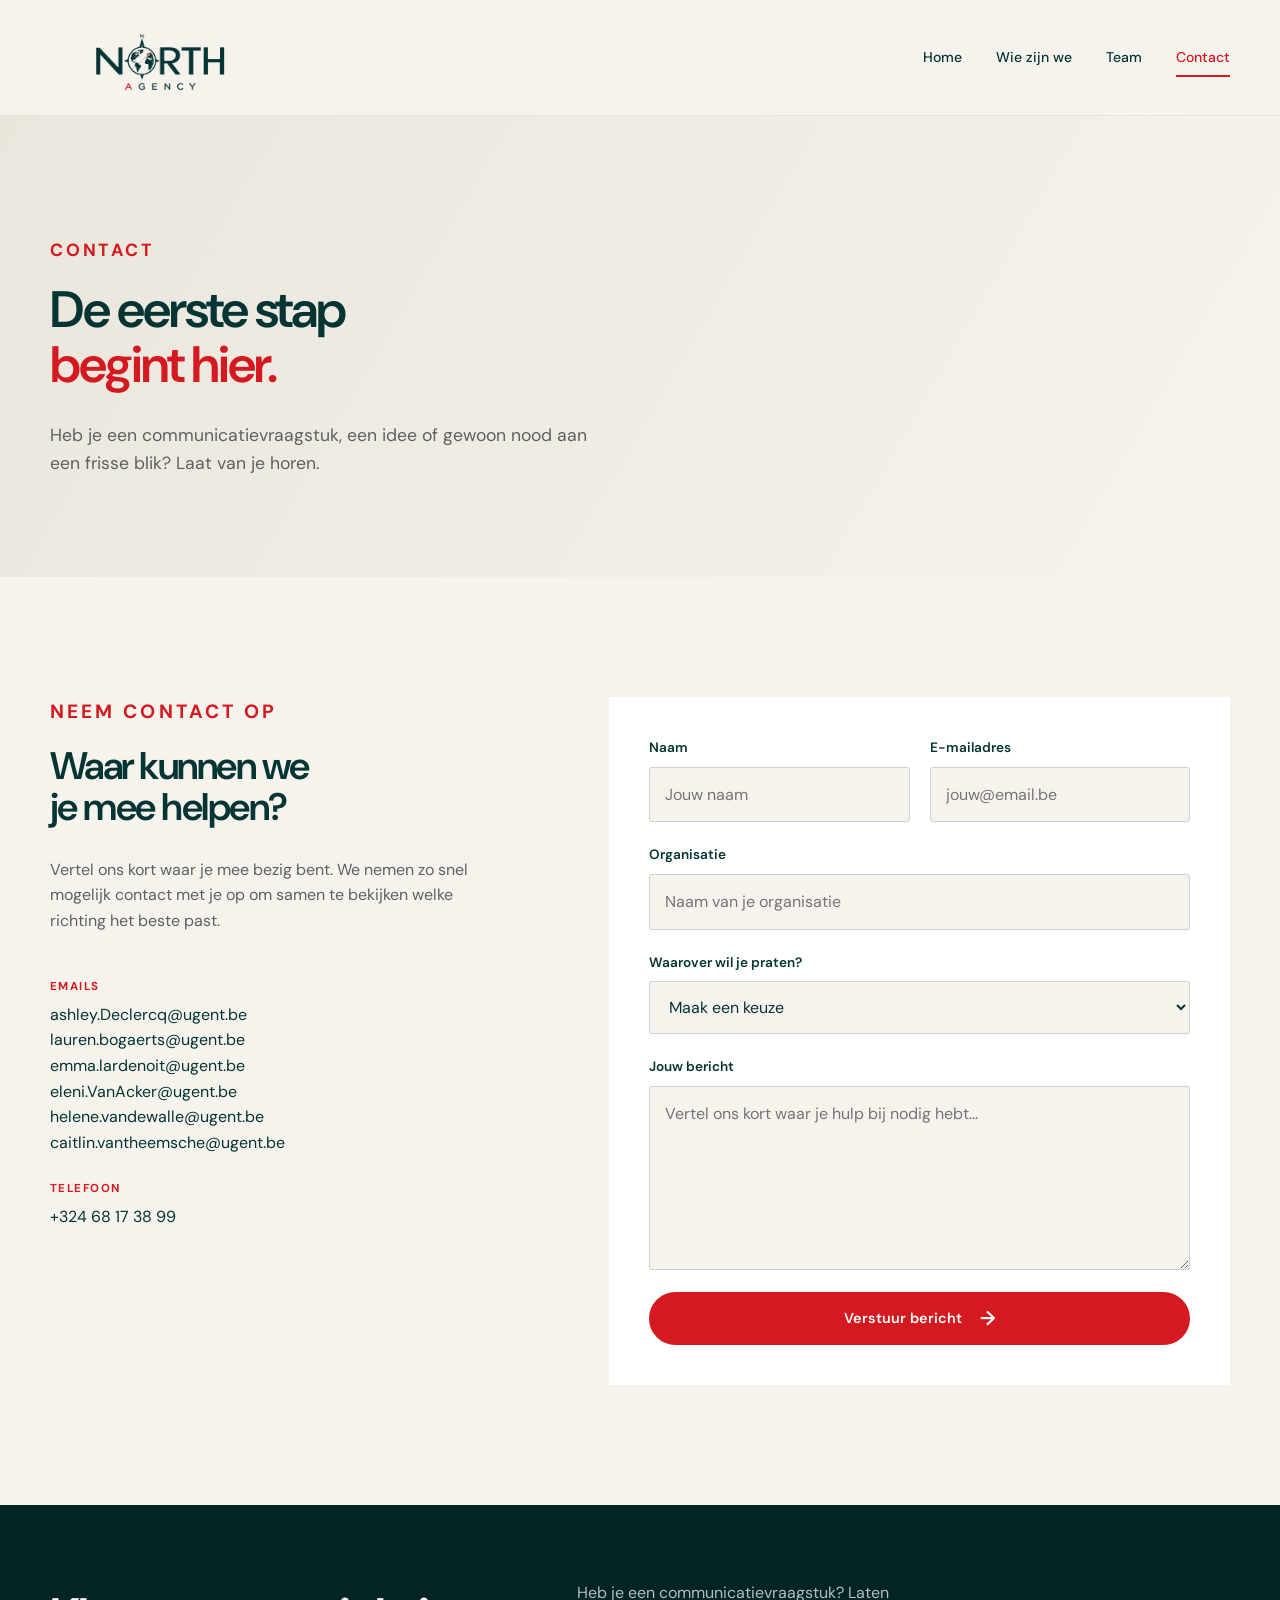
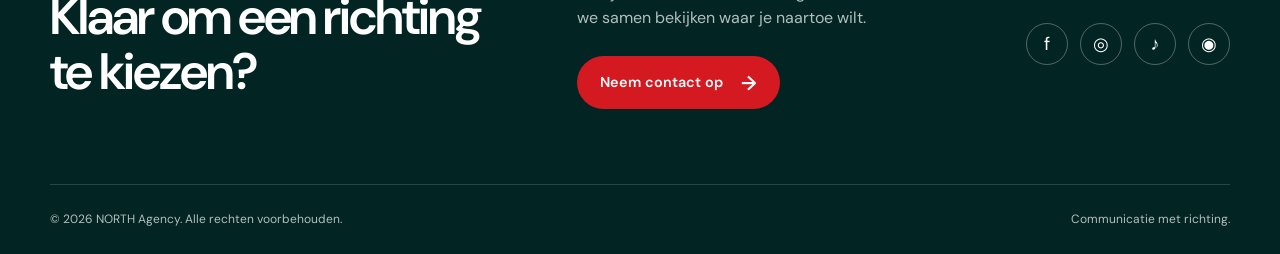
<file: contact.html>
<!DOCTYPE html>
<html lang="nl">
<head>
    <meta charset="UTF-8">
    <meta name="viewport" content="width=device-width, initial-scale=1.0">

    <title>Contact | NORTH Agency</title>
    <meta name="description" content="Neem contact op met NORTH Agency.">

    <link rel="stylesheet" href="style.css">

    <link rel="preconnect" href="https://fonts.googleapis.com">
    <link rel="preconnect" href="https://fonts.gstatic.com" crossorigin>

    <link href="https://fonts.googleapis.com/css2?family=DM+Sans:wght@400;500;600;700&family=Playfair+Display:wght@500;600&display=swap" rel="stylesheet">
</head>

<body>

<header class="site-header">
    <div class="container header-inner">

        <a href="index.html" class="logo-link">
            <img src="images/logo.png" alt="NORTH Agency logo">
        </a>

        <button class="menu-toggle" aria-label="Menu openen">
            <span></span>
            <span></span>
            <span></span>
        </button>

        <nav class="main-navigation">
            <a href="index.html">Home</a>
            <a href="wie-zijn-we.html">Wie zijn we</a>
            <a href="team.html">Team</a>
            <a href="contact.html" class="active">Contact</a>
        </nav>

    </div>
</header>

<main>

    <section class="page-hero">
        <div class="container">
            <p class="index_p">Contact</p>
            <h1>De eerste stap<br><span>begint hier.</span></h1>
            <p>
                Heb je een communicatievraagstuk, een idee of gewoon nood aan
                een frisse blik? Laat van je horen.
            </p>
        </div>
    </section>

    <section class="contact-section">
        <div class="container contact-grid">

            <div class="contact-details">
                <p class="eyebrow">Neem contact op</p>
                <h2>Waar kunnen we<br>je mee helpen?</h2>

                <p>
                    Vertel ons kort waar je mee bezig bent. We nemen zo snel
                    mogelijk contact met je op om samen te bekijken welke
                    richting het beste past.
                </p>

                <div class="contact-item">
                    <span>Emails</span>
                    <a href="mailto:ashley.Declercq@ugent.be">
                        ashley.Declercq@ugent.be
                    </a><br>
                    <a href="mailto: lauren.bogaerts@ugent.be">
                        lauren.bogaerts@ugent.be
                    </a><br>
                    <a href="mailto:emma.lardenoit@ugent.be">
                        emma.lardenoit@ugent.be
                    </a><br>
                    <a href="mailto:eleni.VanAcker@ugent.be">
                        eleni.VanAcker@ugent.be
                    </a><br>
                    <a href="mailto:helene.vandewalle@ugent.be">
                        helene.vandewalle@ugent.be
                    </a><br>
                    <a href="mailto:caitlin.vantheemsche@ugent.be">
                        caitlin.vantheemsche@ugent.be
                    </a>
                </div>

                <div class="contact-item">
                    <span>Telefoon</span>
                    <a href="tel:+32468173899">
                        +324 68 17 38 99
                    </a>
                </div>
            </div>

            <div class="contact-form-wrapper">

                <!--
                Voor een echt werkend formulier op GitHub Pages kun je
                bijvoorbeeld Formspree gebruiken.

                Vervang action="" door bijvoorbeeld:
                action="https://formspree.io/f/JOUW_FORM_ID"
                -->

                <form class="contact-form" action="" method="POST">

                    <div class="form-row">
                        <div class="form-group">
                            <label for="naam">Naam</label>
                            <input type="text" id="naam" name="naam" placeholder="Jouw naam" required>
                        </div>

                        <div class="form-group">
                            <label for="email">E-mailadres</label>
                            <input type="email" id="email" name="email" placeholder="jouw@email.be" required>
                        </div>
                    </div>

                    <div class="form-group">
                        <label for="bedrijf">Organisatie</label>
                        <input type="text" id="bedrijf" name="bedrijf" placeholder="Naam van je organisatie">
                    </div>

                    <div class="form-group">
                        <label for="onderwerp">Waarover wil je praten?</label>
                        <select id="onderwerp" name="onderwerp">
                            <option value="">Maak een keuze</option>
                            <option value="strategie">Communicatiestrategie</option>
                            <option value="campagne">Campagne</option>
                            <option value="content">Content</option>
                            <option value="merkcommunicatie">Merkcommunicatie</option>
                            <option value="andere">Andere vraag</option>
                        </select>
                    </div>

                    <div class="form-group">
                        <label for="bericht">Jouw bericht</label>
                        <textarea id="bericht" name="bericht" rows="6" placeholder="Vertel ons kort waar je hulp bij nodig hebt..." required></textarea>
                    </div>

                    <button type="submit" class="button">
                        Verstuur bericht
                        <span>→</span>
                    </button>

                </form>

            </div>

        </div>
    </section>

</main>

<footer class="site-footer">
    <div class="container footer-grid">

        <div>
            <h2>Klaar om een richting<br>te kiezen?</h2>
        </div>

        <div>
            <p>
                Heb je een communicatievraagstuk?
                Laten we samen bekijken waar je naartoe wilt.
            </p>

            <a href="contact.html" class="button button-light">
                Neem contact op
                <span>→</span>
            </a>
        </div>

        <div class="social-links">
            <a href="https://www.facebook.com/" target="_blank" rel="noopener noreferrer">f</a>
            <a href="https://www.instagram.com/" target="_blank" rel="noopener noreferrer">◎</a>
            <a href="https://www.tiktok.com/" target="_blank" rel="noopener noreferrer">♪</a>
            <a href="https://github.com/North-Agency/North_Agency" target="_blank" rel="noopener noreferrer">◉</a>
        </div>

    </div>

    <div class="container footer-bottom">
        <p>© 2026 NORTH Agency. Alle rechten voorbehouden.</p>
        <p>Communicatie met richting.</p>
    </div>
</footer>

<script>
    const menuToggle = document.querySelector(".menu-toggle");
    const navigation = document.querySelector(".main-navigation");

    menuToggle.addEventListener("click", () => {
        navigation.classList.toggle("is-open");
        menuToggle.classList.toggle("is-open");
    });
</script>

</body>
</html>
</file>
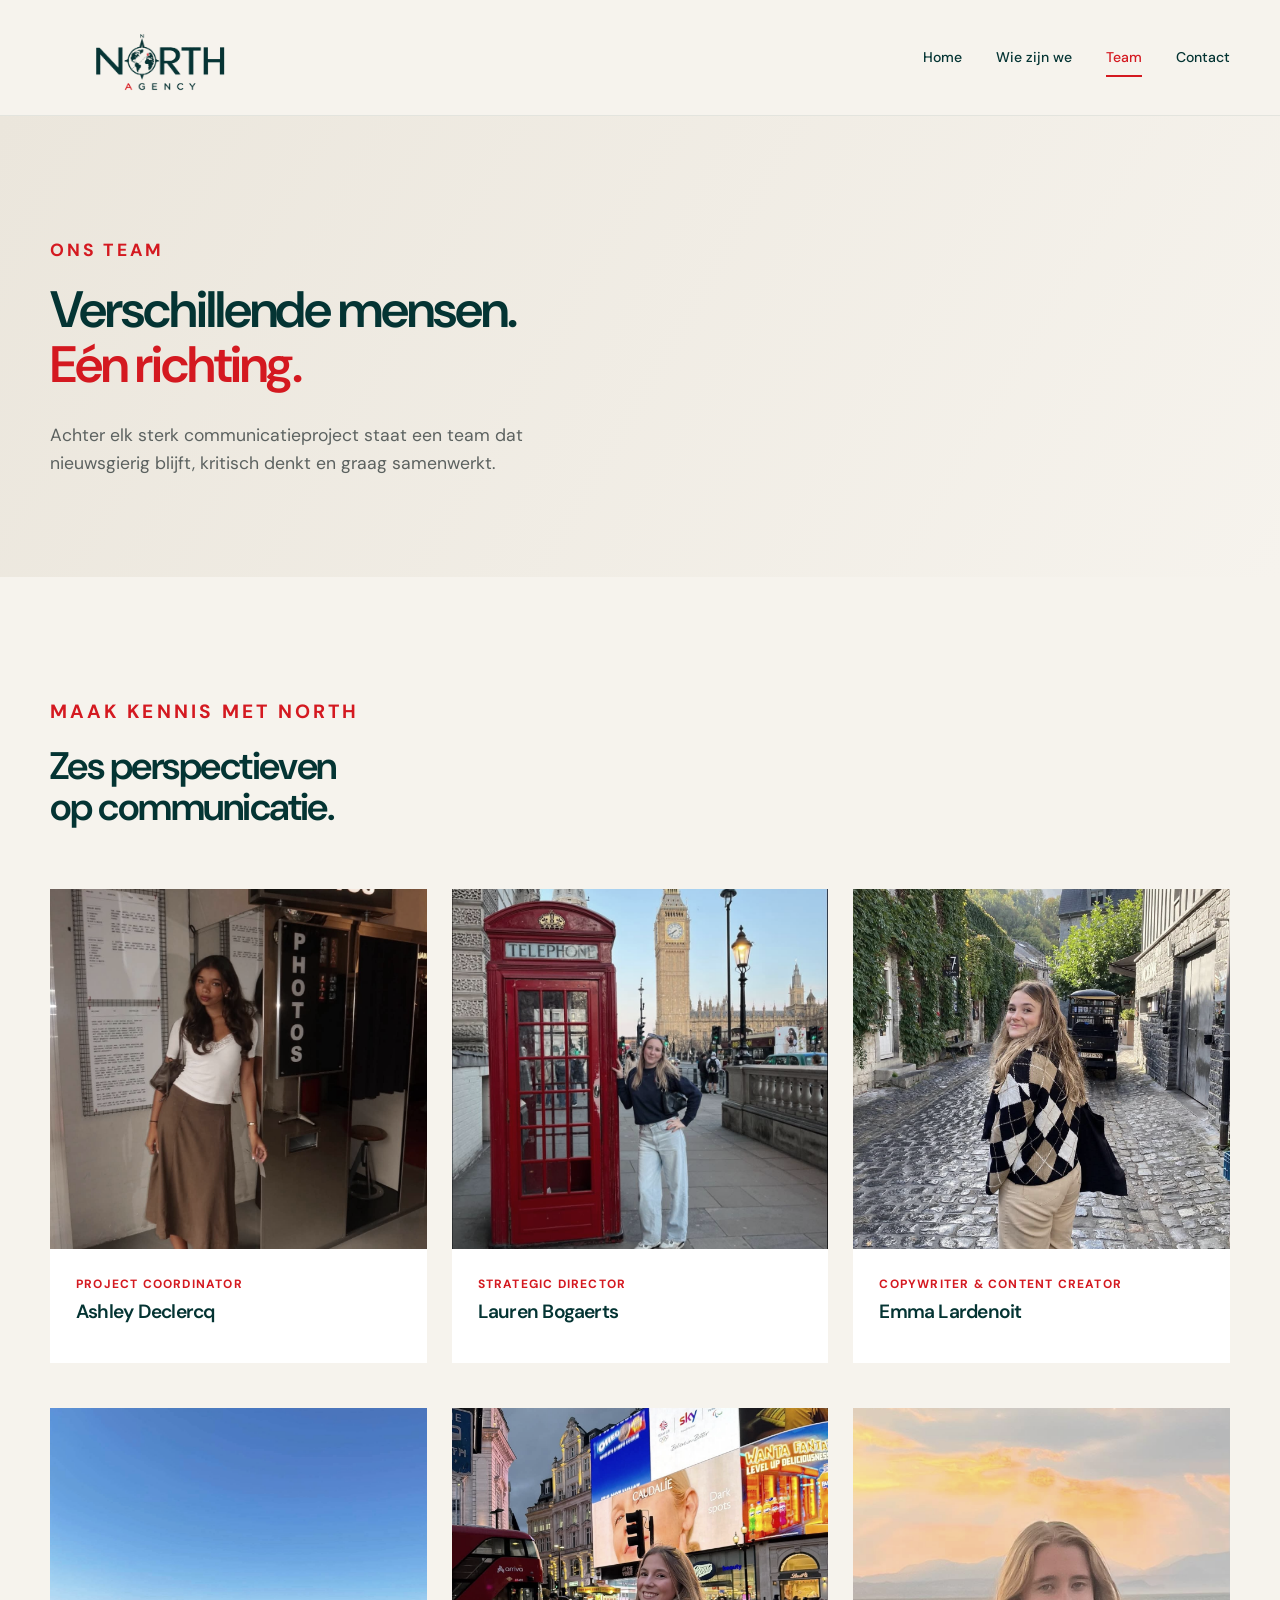
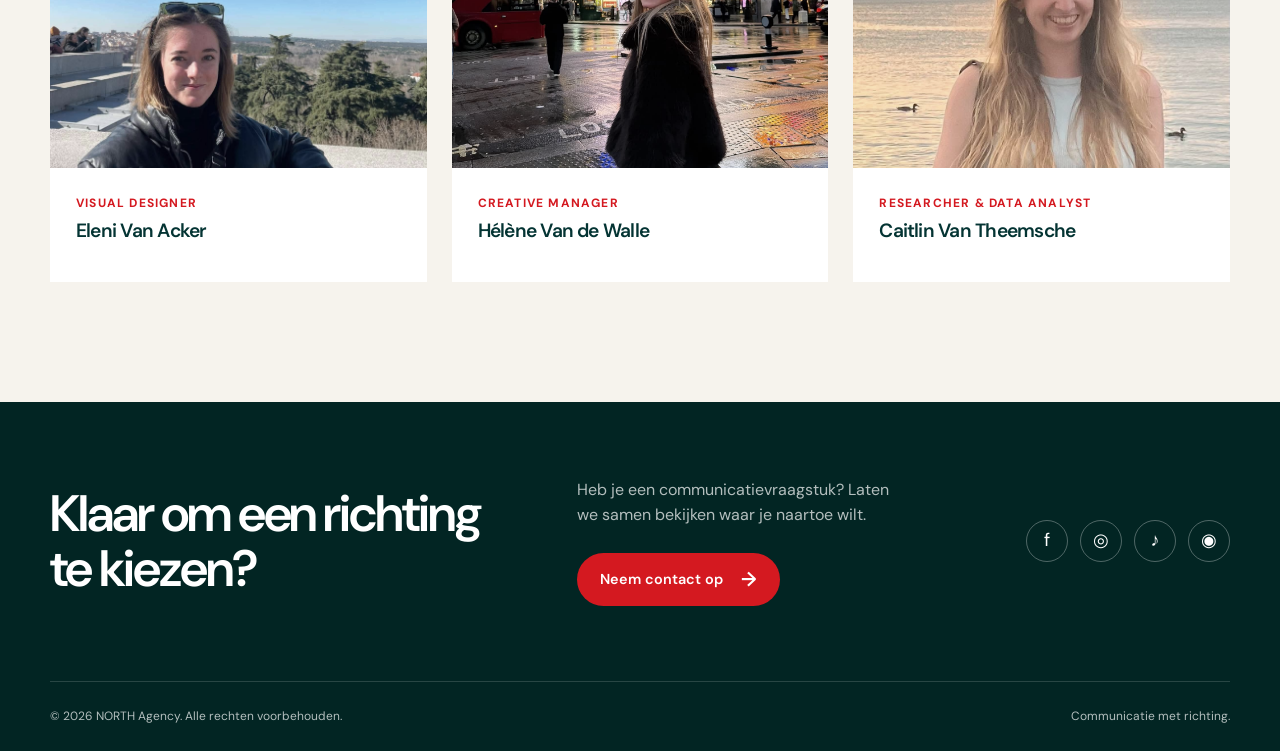
<file: team.html>
<!DOCTYPE html>
<html lang="nl">
<head>
    <meta charset="UTF-8">
    <meta name="viewport" content="width=device-width, initial-scale=1.0">

    <title>Ons team | NORTH Agency</title>
    <meta name="description" content="Maak kennis met het team van NORTH Agency.">

    <link rel="stylesheet" href="style.css">

    <link rel="preconnect" href="https://fonts.googleapis.com">
    <link rel="preconnect" href="https://fonts.gstatic.com" crossorigin>

    <link href="https://fonts.googleapis.com/css2?family=DM+Sans:wght@400;500;600;700&family=Playfair+Display:wght@500;600&display=swap" rel="stylesheet">
</head>

<body>

<header class="site-header">
    <div class="container header-inner">

        <a href="index.html" class="logo-link">
            <img src="images/logo.png" alt="NORTH Agency logo">
        </a>

        <button class="menu-toggle" aria-label="Menu openen">
            <span></span>
            <span></span>
            <span></span>
        </button>

        <nav class="main-navigation">
            <a href="index.html">Home</a>
            <a href="wie-zijn-we.html">Wie zijn we</a>
            <a href="team.html" class="active">Team</a>
            <a href="contact.html">Contact</a>
        </nav>

    </div>
</header>

<main>

    <section class="page-hero">
        <div class="container">
            <p class="index_p">Ons team</p>
            <h1>Verschillende mensen.<br><span>Eén richting.</span></h1>
            <p>
                Achter elk sterk communicatieproject staat een team dat
                nieuwsgierig blijft, kritisch denkt en graag samenwerkt.
            </p>
        </div>
    </section>

    <section class="team-section">
        <div class="container">

            <div class="team-intro">
                <p class="eyebrow">Maak kennis met NORTH</p>
                <h2>Zes perspectieven<br>op communicatie.</h2>
            </div>

            <div class="team-grid">

                <article class="team-card">
                    <img src="images/team-2.jpg" alt="Portret van Ashley Declercq">
                    <div class="team-card-content">
                        <p class="team-role">Project coordinator</p>
                        <h3>Ashley Declercq</h3>
                        <p>
                            <Lorem ipsum dolor sit amet, consectetur adipisicing elit, sed do eiusmod
                            tempor incididunt ut labore et dolore magna aliqua. Ut enim ad minim veniam,
                            quis nostrud exercitation ullamco laboris nisi ut aliquip ex ea commodo
                            consequat. Duis aute irure dolor in reprehenderit in voluptate velit esse
                            cillum dolore eu fugiat nulla pariatur. Excepteur sint occaecat cupidatat non
                            proident, sunt in culpa qui officia deserunt mollit anim id est laborum.
                        </p>
                    </div>
                </article>

                <article class="team-card">
                    <img src="images/team-1.jpg" alt="Portret van Lauren Bogaerts">
                    <div class="team-card-content">
                        <p class="team-role">Strategic director</p>
                        <h3>Lauren Bogaerts</h3>
                        <p>
                            <Lorem ipsum dolor sit amet, consectetur adipisicing elit, sed do eiusmod
                            tempor incididunt ut labore et dolore magna aliqua. Ut enim ad minim veniam,
                            quis nostrud exercitation ullamco laboris nisi ut aliquip ex ea commodo
                            consequat. Duis aute irure dolor in reprehenderit in voluptate velit esse
                            cillum dolore eu fugiat nulla pariatur. Excepteur sint occaecat cupidatat non
                            proident, sunt in culpa qui officia deserunt mollit anim id est laborum.
                        </p>
                    </div>
                </article>

                <article class="team-card">
                    <img src="images/team-3.jpg" alt="Portret van Emma Lardenoit">
                    <div class="team-card-content">
                        <p class="team-role">Copywriter & content creator</p>
                        <h3>Emma Lardenoit</h3>
                        <p>
                            <Lorem ipsum dolor sit amet, consectetur adipisicing elit, sed do eiusmod
                            tempor incididunt ut labore et dolore magna aliqua. Ut enim ad minim veniam,
                            quis nostrud exercitation ullamco laboris nisi ut aliquip ex ea commodo
                            consequat. Duis aute irure dolor in reprehenderit in voluptate velit esse
                            cillum dolore eu fugiat nulla pariatur. Excepteur sint occaecat cupidatat non
                            proident, sunt in culpa qui officia deserunt mollit anim id est laborum.
                        </p>
                    </div>
                </article>

                <article class="team-card">
                    <img src="images/team-4.jpg" alt="Portret van Eleni Van Acker">
                    <div class="team-card-content">
                        <p class="team-role">Visual designer </p>
                        <h3>Eleni Van Acker</h3>
                        <p>
                            <Lorem ipsum dolor sit amet, consectetur adipisicing elit, sed do eiusmod
                            tempor incididunt ut labore et dolore magna aliqua. Ut enim ad minim veniam,
                            quis nostrud exercitation ullamco laboris nisi ut aliquip ex ea commodo
                            consequat. Duis aute irure dolor in reprehenderit in voluptate velit esse
                            cillum dolore eu fugiat nulla pariatur. Excepteur sint occaecat cupidatat non
                            proident, sunt in culpa qui officia deserunt mollit anim id est laborum.
                        </p>
                    </div>
                </article>

                <article class="team-card">
                    <img src="images/team-5.jpg" alt="Portret van Hélène Van de Walle">
                    <div class="team-card-content">
                        <p class="team-role">Creative manager </p>
                        <h3>Hélène Van de Walle</h3>
                        <p>
                            <Lorem ipsum dolor sit amet, consectetur adipisicing elit, sed do eiusmod
                            tempor incididunt ut labore et dolore magna aliqua. Ut enim ad minim veniam,
                            quis nostrud exercitation ullamco laboris nisi ut aliquip ex ea commodo
                            consequat. Duis aute irure dolor in reprehenderit in voluptate velit esse
                            cillum dolore eu fugiat nulla pariatur. Excepteur sint occaecat cupidatat non
                            proident, sunt in culpa qui officia deserunt mollit anim id est laborum.
                        </p>
                    </div>
                </article>

                <article class="team-card">
                    <img src="images/team-6.jpg" alt="Portret van Caitlin Van Theemsche">
                    <div class="team-card-content">
                        <p class="team-role">Researcher & data analyst</p>
                        <h3>Caitlin Van Theemsche</h3>
                        <p>
                            <Lorem ipsum dolor sit amet, consectetur adipisicing elit, sed do eiusmod
                            tempor incididunt ut labore et dolore magna aliqua. Ut enim ad minim veniam,
                            quis nostrud exercitation ullamco laboris nisi ut aliquip ex ea commodo
                            consequat. Duis aute irure dolor in reprehenderit in voluptate velit esse
                            cillum dolore eu fugiat nulla pariatur. Excepteur sint occaecat cupidatat non
                            proident, sunt in culpa qui officia deserunt mollit anim id est laborum.
                        </p>
                    </div>
                </article>

            </div>

        </div>
    </section>

</main>

<footer class="site-footer">
    <div class="container footer-grid">

        <div>
            <h2>Klaar om een richting<br>te kiezen?</h2>
        </div>

        <div>
            <p>
                Heb je een communicatievraagstuk?
                Laten we samen bekijken waar je naartoe wilt.
            </p>

            <a href="contact.html" class="button button-light">
                Neem contact op
                <span>→</span>
            </a>
        </div>

        <div class="social-links">
            <a href="https://www.facebook.com/" target="_blank" rel="noopener noreferrer">f</a>
            <a href="https://www.instagram.com/" target="_blank" rel="noopener noreferrer">◎</a>
            <a href="https://www.tiktok.com/" target="_blank" rel="noopener noreferrer">♪</a>
            <a href="https://github.com/North-Agency/North_Agency" target="_blank" rel="noopener noreferrer">◉</a>
        </div>

    </div>

    <div class="container footer-bottom">
        <p>© 2026 NORTH Agency. Alle rechten voorbehouden.</p>
        <p>Communicatie met richting.</p>
    </div>
</footer>

<script>
    const menuToggle = document.querySelector(".menu-toggle");
    const navigation = document.querySelector(".main-navigation");

    menuToggle.addEventListener("click", () => {
        navigation.classList.toggle("is-open");
        menuToggle.classList.toggle("is-open");
    });
</script>

</body>
</html>
</file>
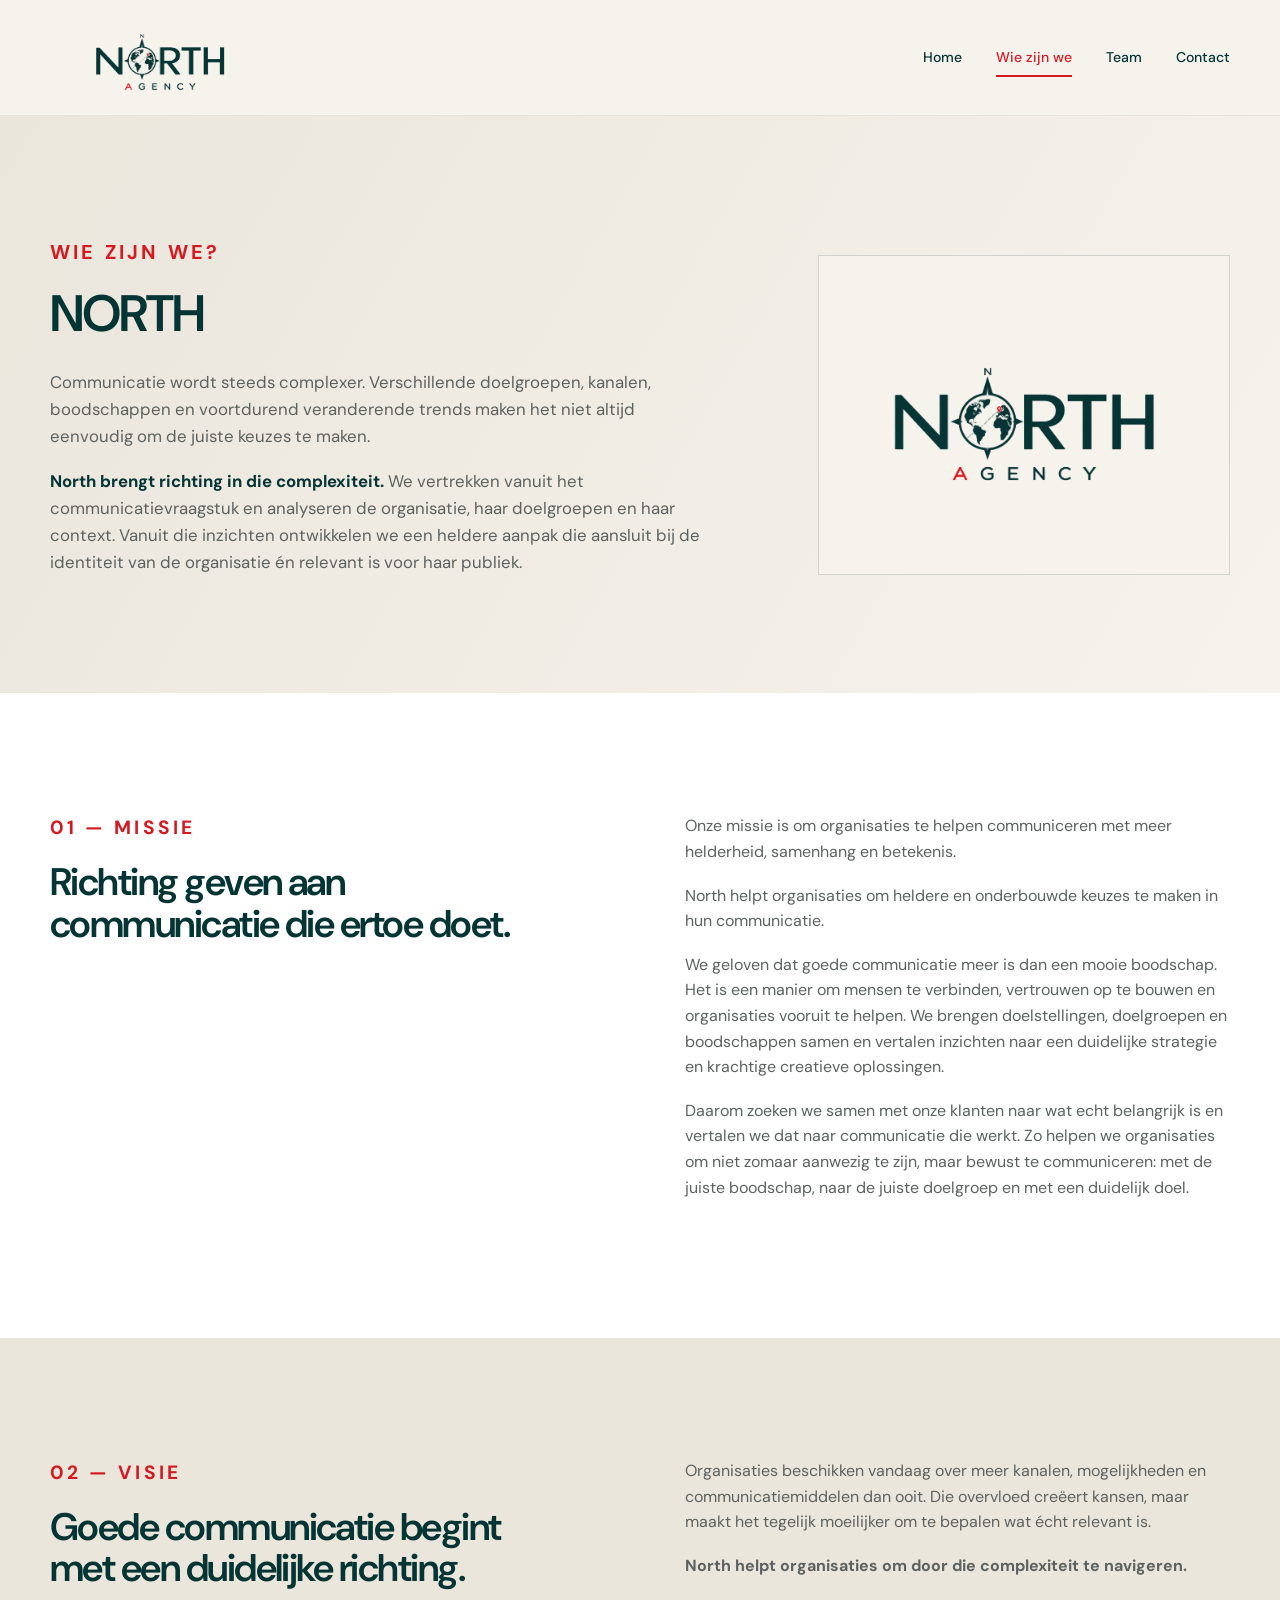
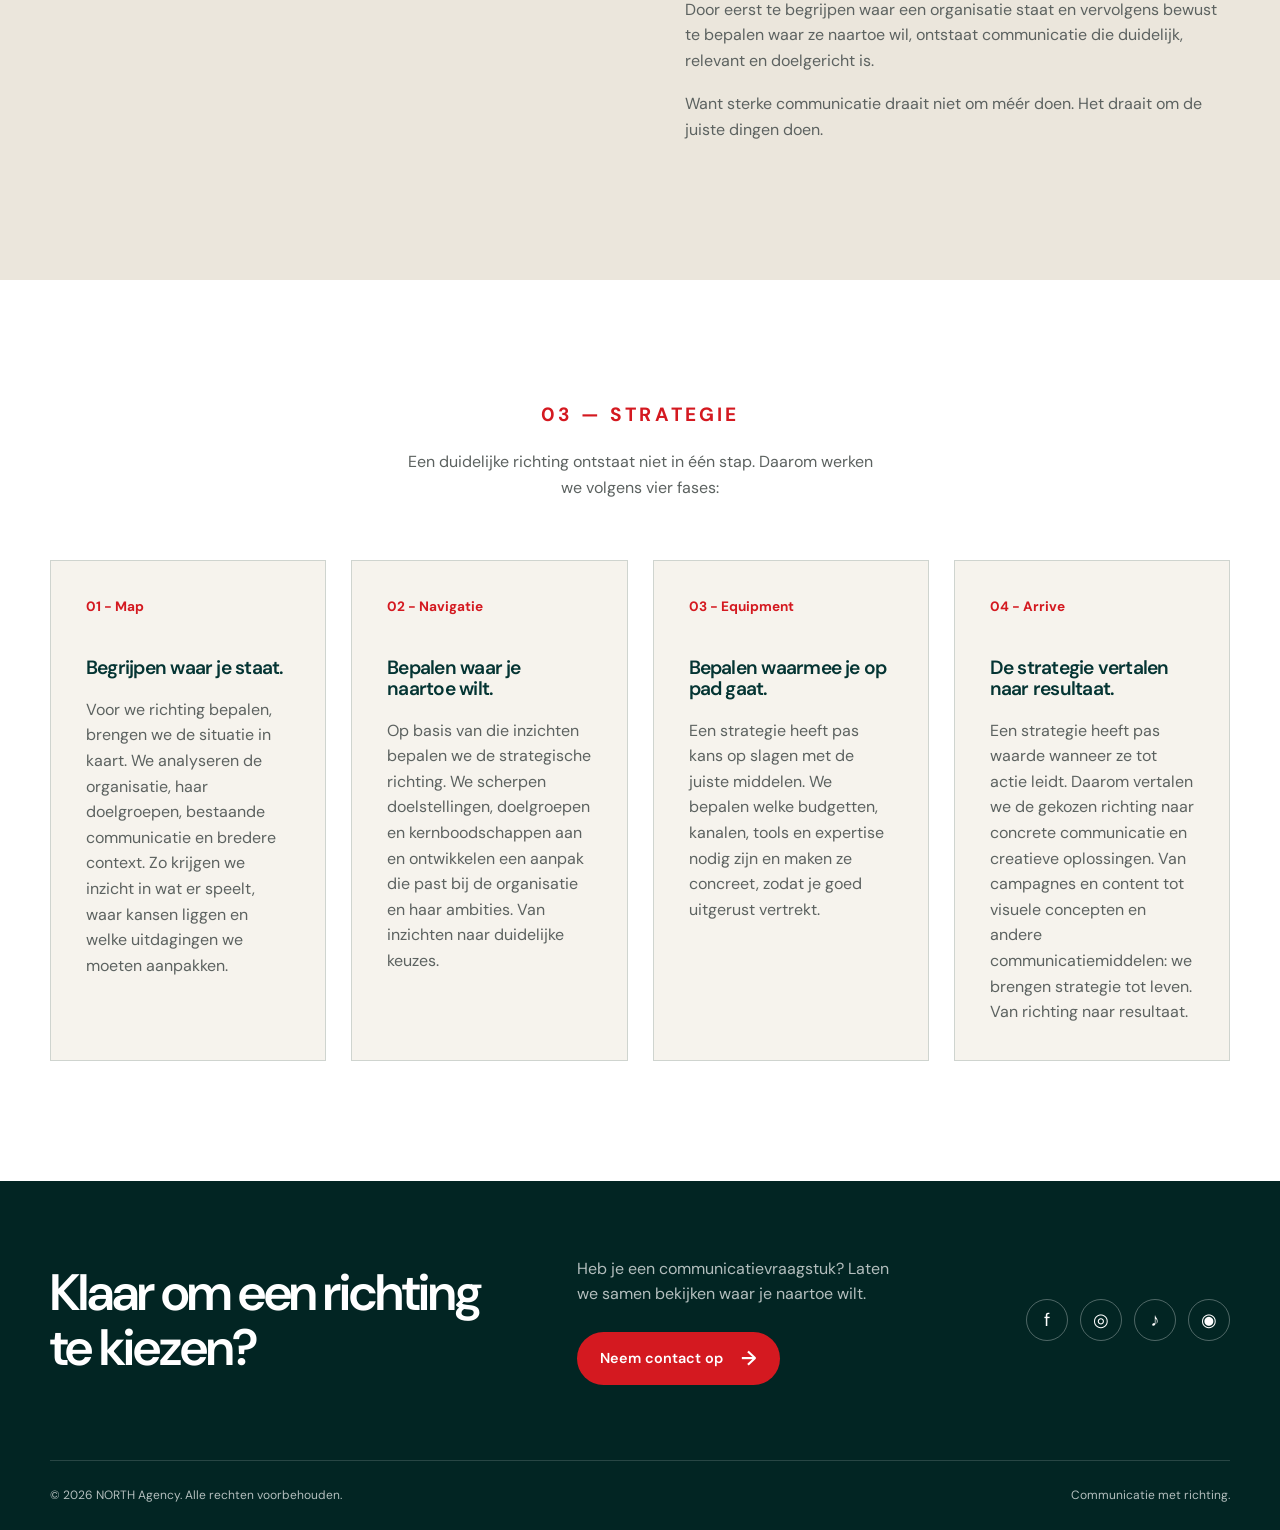
<file: wie-zijn-we.html>
<!DOCTYPE html>
<html lang="nl">
<head>
    <meta charset="UTF-8">
    <meta name="viewport" content="width=device-width, initial-scale=1.0">

    <title>Wie zijn we | NORTH Agency</title>
    <meta name="description" content="Ontdek de missie, visie en strategie van NORTH Agency.">

    <link rel="stylesheet" href="style.css">

    <link rel="preconnect" href="https://fonts.googleapis.com">
    <link rel="preconnect" href="https://fonts.gstatic.com" crossorigin>

    <link href="https://fonts.googleapis.com/css2?family=DM+Sans:wght@400;500;600;700&family=Playfair+Display:wght@500;600&display=swap" rel="stylesheet">
</head>

<body>

<header class="site-header">
    <div class="container header-inner">

        <a href="index.html" class="logo-link">
            <img src="images/logo.png" alt="NORTH Agency logo">
        </a>

        <button class="menu-toggle" aria-label="Menu openen">
            <span></span>
            <span></span>
            <span></span>
        </button>

        <nav class="main-navigation">
            <a href="index.html">Home</a>
            <a href="wie-zijn-we.html" class="active">Wie zijn we</a>
            <a href="team.html">Team</a>
            <a href="contact.html">Contact</a>
        </nav>

    </div>
</header>

<main>

<section class="page-hero page-hero-about">
    <div class="container about-hero-grid">

        <div class="about-hero-content">
            <p class="index_p">Wie zijn we?</p>

            <h1>NORTH</h1>

            <p>
                Communicatie wordt steeds complexer. Verschillende doelgroepen,
                kanalen, boodschappen en voortdurend veranderende trends maken
                het niet altijd eenvoudig om de juiste keuzes te maken.
            </p>

            <p>
                <strong>North brengt richting in die complexiteit.</strong>
                We vertrekken vanuit het communicatievraagstuk en analyseren de
                organisatie, haar doelgroepen en haar context. Vanuit die
                inzichten ontwikkelen we een heldere aanpak die aansluit bij de
                identiteit van de organisatie én relevant is voor haar publiek.
            </p>
        </div>

        <div class="about-hero-logo">
            <img
                src="images/logo.png"
                alt="NORTH Agency logo"
            >
        </div>

    </div>
</section>

    <section class="strategy-section">
        <div class="container two-column-content">

            <div>
                <p class="eyebrow">01 — Missie</p>
                <h2>Richting geven aan communicatie die ertoe doet.</h2>
            </div>

            <div>
                <p>
                    Onze missie is om organisaties te helpen communiceren met
                    meer helderheid, samenhang en betekenis.
                <p>            
North helpt organisaties om heldere en onderbouwde keuzes te maken in hun communicatie.

                </p>

                <p>
                    We geloven dat goede communicatie meer is dan een mooie
                    boodschap. Het is een manier om mensen te verbinden,
                    vertrouwen op te bouwen en organisaties vooruit te helpen.
                    We brengen doelstellingen, doelgroepen en boodschappen samen en vertalen inzichten naar een duidelijke strategie en krachtige creatieve oplossingen.

                </p>

                <p>
                    Daarom zoeken we samen met onze klanten naar wat echt
                    belangrijk is en vertalen we dat naar communicatie die
                    werkt.
Zo helpen we organisaties om niet zomaar aanwezig te zijn, maar bewust te communiceren: met de juiste boodschap, naar de juiste doelgroep en met een duidelijk doel.
                </p>
            </div>

        </div>
    </section>

    <section class="content-section section-light">
        <div class="container two-column-content">

            <div>
                <p class="eyebrow">02 — Visie</p>
                <h2>Goede communicatie begint met een duidelijke richting.</h2>
            </div>

            <div>
                <p>
                    Organisaties beschikken vandaag over meer kanalen, mogelijkheden en communicatiemiddelen dan ooit. Die overvloed creëert kansen, maar maakt het tegelijk moeilijker om te bepalen wat écht relevant is.

                </p>

                <p>
                    <b>North helpt organisaties om door die complexiteit te navigeren.</b> 

                </p>

                <p>
                    Door eerst te begrijpen waar een organisatie staat en vervolgens bewust te bepalen waar ze naartoe wil, ontstaat communicatie die duidelijk, relevant en doelgericht is.
                </p>
                <p>
                    Want sterke communicatie draait niet om méér doen.
 Het draait om de juiste dingen doen.
                </p>
            </div>

        </div>
    </section>

    <section class="strategy-section">
        <div class="container">

            <div class="section-heading centered">
                <p class="eyebrow">03 — Strategie</p>
                <p>
                    Een duidelijke richting ontstaat niet in één stap. Daarom werken we volgens vier fases:
                </p>
            </div>

            <div class="strategy-grid">

                <article class="strategy-card">
                    <span>01 - Map</span>
                    <h3>Begrijpen waar je staat.</h3>
                    <p>
Voor we richting bepalen, brengen we de situatie in kaart. We analyseren de organisatie, haar doelgroepen, bestaande communicatie en bredere context.
Zo krijgen we inzicht in wat er speelt, waar kansen liggen en welke uitdagingen we moeten aanpakken.
                    </p>
                </article>

                <article class="strategy-card">
                    <span>02 - Navigatie</span>
                    <h3>Bepalen waar je naartoe wilt.</h3>
                    <p>
                        
Op basis van die inzichten bepalen we de strategische richting. We scherpen doelstellingen, doelgroepen en kernboodschappen aan en ontwikkelen een aanpak die past bij de organisatie en haar ambities.
Van inzichten naar duidelijke keuzes.
                    </p>
                </article>

                <article class="strategy-card">
                    <span>03 - Equipment</span>
                    <h3>Bepalen waarmee je op pad gaat.</h3>
                    <p>
                        Een strategie heeft pas kans op slagen met de juiste middelen. We bepalen welke budgetten, kanalen, tools en expertise nodig zijn en maken ze concreet, zodat je goed uitgerust vertrekt.
                    </p>
                </article>

                <article class="strategy-card">
                    <span>04 - Arrive</span>
                    <h3>De strategie vertalen naar resultaat.</h3>
                    <p>                     
Een strategie heeft pas waarde wanneer ze tot actie leidt. Daarom vertalen we de gekozen richting naar concrete communicatie en creatieve oplossingen.
Van campagnes en content tot visuele concepten en andere communicatiemiddelen: we brengen strategie tot leven.
Van richting naar resultaat.
                    </p>
                </article>

            </div>

        </div>
    </section>

</main>

<footer class="site-footer">
    <div class="container footer-grid">

        <div>
            <h2>Klaar om een richting<br>te kiezen?</h2>
        </div>

        <div>
            <p>
                Heb je een communicatievraagstuk?
                Laten we samen bekijken waar je naartoe wilt.
            </p>

            <a href="contact.html" class="button button-light">
                Neem contact op
                <span>→</span>
            </a>
        </div>

        <div class="social-links">
            <a href="https://www.facebook.com/" target="_blank" rel="noopener noreferrer">f</a>
            <a href="https://www.instagram.com/" target="_blank" rel="noopener noreferrer">◎</a>
            <a href="https://www.tiktok.com/" target="_blank" rel="noopener noreferrer">♪</a>
            <a href="https://github.com/North-Agency/North_Agency" target="_blank" rel="noopener noreferrer">◉</a>
        </div>

    </div>

    <div class="container footer-bottom">
        <p>© 2026 NORTH Agency. Alle rechten voorbehouden.</p>
        <p>Communicatie met richting.</p>
    </div>
</footer>

<script>
    const menuToggle = document.querySelector(".menu-toggle");
    const navigation = document.querySelector(".main-navigation");

    menuToggle.addEventListener("click", () => {
        navigation.classList.toggle("is-open");
        menuToggle.classList.toggle("is-open");
    });
</script>

</body>
</html>
</file>
<file: style.css>
:root {
    --blue: #043433;
    --blue-dark: #022523;
    --red: #D41920;
    --red-light: #f15b45;

    --cream: #f6f3ed;
    --cream-dark: #ebe6dc;
    --white: #ffffff;
    --black: #111313;
    --grey: #5c6260;
    --border: rgba(4, 52, 51, 0.16);

    --container-width: 1180px;
    --radius: 3px;
    --transition: 0.25s ease;
}

/* =========================================================
   BASIS
   ========================================================= */

* {
    margin: 0;
    padding: 0;
    box-sizing: border-box;
}

html {
    scroll-behavior: smooth;
}

body {
    background: var(--cream);
    color: var(--blue);
    font-family: "DM Sans", sans-serif;
    line-height: 1.6;
}

img {
    display: block;
    max-width: 100%;
}

a {
    color: inherit;
    text-decoration: none;
}

button,
input,
select,
textarea {
    font: inherit;
}

.container {
    width: min(100% - 48px, var(--container-width));
    margin: 0 auto;
}

/* =========================================================
   HEADER
   ========================================================= */

.site-header {
    position: relative;
    z-index: 10;
    border-bottom: 1px solid rgba(4, 52, 51, 0.08);
    background: var(--cream);
}

.header-inner {
    display: flex;
    align-items: center;
    justify-content: space-between;
    gap: 40px;
    min-height: 115px;
}

.logo-link {
    display: inline-block;
    flex-shrink: 0;
    width: 220px;
}

.logo-link img {
    width: 100%;
    height: 95px;
    object-fit: contain;

    background: transparent;
    filter: none;
    opacity: 1;
    mix-blend-mode: normal;
}

.main-navigation {
    display: flex;
    align-items: center;
    gap: 34px;
}

.main-navigation a {
    position: relative;
    font-size: 0.88rem;
    font-weight: 500;
    transition: color var(--transition);
}

.main-navigation a::after {
    position: absolute;
    bottom: -8px;
    left: 0;

    width: 0;
    height: 2px;

    background: var(--red);
    content: "";
    transition: width var(--transition);
}

.main-navigation a:hover,
.main-navigation a.active {
    color: var(--red);
}

.main-navigation a:hover::after,
.main-navigation a.active::after {
    width: 100%;
}

.menu-toggle {
    display: none;
    border: none;
    background: transparent;
    cursor: pointer;
}

.menu-toggle span {
    display: block;
    width: 26px;
    height: 2px;
    margin: 5px 0;
    background: var(--blue);
    transition: var(--transition);
}

/* =========================================================
   TYPOGRAFIE
   ========================================================= */

h1,
h2,
h3 {
    font-weight: 600;
    line-height: 1.08;
    letter-spacing: -0.04em;
}

h1 {
    font-size: clamp(2.3rem, 4vw, 4rem);
}

h2 {
    font-size: clamp(1.7rem, 3vw, 2.5rem);
}

h3 {
    font-size: 1.2rem;
}

p {
    color: var(--grey);
}

.index_p {
    margin-bottom: 18px;
    color: var(--red);
    font-size: 1.25rem;
    font-weight: 700;
    letter-spacing: 0.16em;
    text-transform: uppercase;
}

.eyebrow {
    margin-bottom: 18px;
    color: var(--red);
    font-size: 1.2rem;
    font-weight: 700;
    letter-spacing: 0.16em;
    text-transform: uppercase;
}

.section-light {
    background: var(--cream-dark);
}

/* =========================================================
   KNOPPEN
   ========================================================= */

.button {
    display: inline-flex;
    align-items: center;
    justify-content: center;
    gap: 18px;

    padding: 15px 23px;
    border: none;
    border-radius: 100px;

    background: var(--red);
    color: var(--white);

    font-size: 0.9rem;
    font-weight: 600;

    cursor: pointer;
    transition:
        transform var(--transition),
        background var(--transition);
}

.button:hover {
    background: var(--blue);
    transform: translateY(-3px);
}

.button span {
    font-size: 1.25rem;
    line-height: 0;
}

.button-light {
    background: var(--red);
    color: var(--white);
}

.text-link {
    display: inline-block;
    margin-top: 24px;
    color: var(--blue);
    font-size: 0.9rem;
    font-weight: 600;
    transition: color var(--transition);
}

.text-link:hover {
    color: var(--red);
}

/* =========================================================
   HOMEPAGE HERO
   ========================================================= */

.hero {
    position: relative;
    min-height: 650px;
    overflow: hidden;
    background: var(--cream);
}

.hero-image {
    position: absolute;
    inset: 0 0 0 42%;

    background:
        linear-gradient(
            90deg,
            var(--cream) 0%,
            rgba(246, 243, 237, 0.78) 13%,
            rgba(246, 243, 237, 0) 45%
        ),
        url("images/hero.jpg") center center / cover no-repeat;
}

.hero-content {
    position: relative;
    display: flex;
    align-items: center;
    min-height: 650px;
}

.hero-text {
    width: min(100%, 500px);
}

.hero-text h1 {
    margin-bottom: 28px;
}

.hero-text h1 span,
.page-hero h1 span {
    color: var(--red);
}

.hero-text p:not(.eyebrow) {
    max-width: 420px;
    margin-bottom: 32px;
    font-size: 1.05rem;
}

/* =========================================================
   INTRO / KOMPAS
   ========================================================= */

.intro-section {
    padding: 125px 0;
}

.intro-grid {
    display: grid;
    grid-template-columns: repeat(2, minmax(0, 1fr));
    align-items: center;
    gap: 80px;
}

.intro-text {
    max-width: 550px;
}

.intro-text h2 {
    margin-bottom: 25px;
}

.intro-text p {
    max-width: 470px;
    margin-bottom: 16px;
}

.compass {
    display: flex;
    align-items: center;
    justify-content: center;
    min-height: 300px;
}

.compass-circle {
    position: relative;
    display: grid;
    width: 230px;
    height: 230px;
    place-items: center;
    border: 1px solid var(--blue);
    border-radius: 50%;
}

.compass-circle::before,
.compass-circle::after {
    position: absolute;
    background: var(--blue);
    content: "";
    opacity: 0.3;
}

.compass-circle::before {
    width: 1px;
    height: 310px;
}

.compass-circle::after {
    width: 310px;
    height: 1px;
}

.compass-arrow {
    position: relative;
    z-index: 1;
    color: var(--red);
    font-size: 5rem;
}

/* =========================================================
   PROCES
   ========================================================= */

.process-section {
    padding: 125px 0;
    background: var(--white);
}

.section-heading {
    max-width: 570px;
    margin-bottom: 60px;
}

.section-heading h2 {
    margin-bottom: 25px;
}

.section-heading p:not(.eyebrow) {
    max-width: 480px;
}

.process-grid {
    display: grid;
    grid-template-columns: 1fr auto 1fr auto 1fr;
    align-items: center;
    gap: 30px;
}

.process-item {
    min-height: 180px;
}

.process-number {
    display: block;
    margin-bottom: 20px;
    color: var(--red);
    font-size: 0.8rem;
    font-weight: 700;
}

.process-item h3 {
    margin-bottom: 12px;
}

.process-item p {
    max-width: 240px;
    font-size: 0.9rem;
}

.process-arrow {
    color: var(--red);
    font-size: 2rem;
}

/* =========================================================
   DIENSTEN
   Desktop: 3 kolommen × 2 rijen
   ========================================================= */

.services-section {
    padding: 125px 0;
}

.services-grid {
    display: grid;
    grid-template-columns: repeat(3, minmax(0, 1fr));
    gap: 1px;

    overflow: hidden;
    border: 1px solid rgba(4, 52, 51, 0.15);
    background: rgba(4, 52, 51, 0.15);
}

.service-card {
    min-height: 270px;
    padding: 34px 30px;
    border: 0;
    background: var(--cream-dark);

    transition:
        background var(--transition),
        transform var(--transition);
}

.service-card:hover {
    background: var(--white);
    transform: translateY(-5px);
}

.service-icon {
    display: flex;
    align-items: center;
    justify-content: flex-start;

    width: 58px;
    height: 58px;
    margin-bottom: 24px;
    color: var(--red);
}

.service-icon svg {
    width: 100%;
    height: 100%;
    stroke: currentColor;
    stroke-width: 2.2;
    stroke-linecap: round;
    stroke-linejoin: round;
}

.service-card h3 {
    margin-bottom: 15px;
    color: var(--blue);
    font-size: 1rem;
}

.service-card p {
    max-width: 260px;
    color: var(--grey);
    font-size: 0.88rem;
}

/* =========================================================
   OVER ONS PREVIEW
   ========================================================= */

.about-preview {
    padding: 125px 0;
    background: var(--white);
}

.about-preview-grid {
    display: grid;
    grid-template-columns: 1fr 1.2fr 0.8fr;
    align-items: center;
    gap: 45px;
}

.about-preview h2 {
    margin-bottom: 25px;
}

.about-preview p {
    max-width: 400px;
    margin-bottom: 15px;
}

.about-image {
    height: 370px;
    overflow: hidden;
}

.about-image img {
    width: 100%;
    height: 100%;
    object-fit: cover;
}

.about-stat {
    display: flex;
    align-self: stretch;
    flex-direction: column;
    justify-content: center;
}

.stat-number {
    color: var(--red);
    font-size: 5rem;
    font-weight: 600;
    line-height: 1;
}

.about-stat p {
    font-size: 0.92rem;
}

.orange-line {
    width: 40px;
    height: 2px;
    margin: 24px 0;
    background: var(--red);
}

/* =========================================================
   CASES
   ========================================================= */

.cases-section {
    padding: 125px 0;
}

.cases-grid {
    display: grid;
    grid-template-columns: repeat(3, minmax(0, 1fr));
    gap: 25px;
}

.case-card {
    background: var(--white);
    transition: transform var(--transition);
}

.case-card:hover {
    transform: translateY(-7px);
}

.case-card img {
    width: 100%;
    height: 220px;
    object-fit: cover;
}

.case-card span,
.case-card h3 {
    display: block;
    margin-right: 24px;
    margin-left: 24px;
}

.case-card span {
    padding-top: 18px;
    color: var(--red);
    font-size: 0.75rem;
    font-weight: 700;
    text-transform: uppercase;
}

.case-card h3 {
    padding: 8px 0 22px;
    font-size: 1rem;
}

/* =========================================================
   ALGEMENE PAGINA-HEADER
   ========================================================= */

.page-hero {
    padding: 120px 0 100px;
    background: linear-gradient(120deg, var(--cream-dark), var(--cream));
}

.page-hero h1 {
    max-width: 850px;
    margin-bottom: 28px;
}

.page-hero > div > p:not(.eyebrow) {
    max-width: 570px;
    font-size: 1.1rem;
}

/* =========================================================
   WIE ZIJN WE
   ========================================================= */

.content-section {
    padding: 120px 0;
}

.two-column-content {
    display: grid;
    grid-template-columns: repeat(2, minmax(0, 1fr));
    gap: 90px;
}

.two-column-content h2 {
    max-width: 500px;
}

.two-column-content p {
    max-width: 560px;
    margin-bottom: 18px;
}

.strategy-section {
    padding: 120px 0;
    background: var(--white);
}

.centered {
    margin-right: auto;
    margin-left: auto;
    text-align: center;
}

.centered p:not(.eyebrow) {
    margin-right: auto;
    margin-left: auto;
}

.strategy-grid {
    display: grid;
    grid-template-columns: repeat(4, minmax(0, 1fr));
    gap: 25px;
}

.strategy-card {
    padding: 35px;
    border: 1px solid var(--border);
    background: var(--cream);
}

.strategy-card span {
    display: block;
    margin-bottom: 40px;
    color: var(--red);
    font-size: 0.85rem;
    font-weight: 700;
}

.strategy-card h3 {
    margin-bottom: 18px;
}

/* Logo naast intro op “Wie zijn we?” */

.page-hero-about {
    overflow: hidden;
}

.about-hero-grid {
    display: grid;
    grid-template-columns: minmax(0, 1.25fr) minmax(280px, 0.75fr);
    align-items: center;
    gap: 80px;
}

.about-hero-content {
    max-width: 650px;
}

.about-hero-content h1 {
    margin-bottom: 28px;
}

.about-hero-content p:not(.index_p) {
    max-width: 650px;
    margin-bottom: 18px;
    font-size: 1.05rem;
}

.about-hero-content strong {
    color: var(--blue);
}

.about-hero-logo {
    display: flex;
    align-items: center;
    justify-content: center;

    min-height: 320px;
    padding: 35px;

    border: 1px solid var(--border);
    background: var(--cream);
}

.about-hero-logo img {
    display: block;
    width: min(100%, 430px);
    height: auto;

    object-fit: contain;
    background: transparent;
    filter: none;
    opacity: 1;
    mix-blend-mode: normal;
}

/* =========================================================
   TEAM
   ========================================================= */

.team-section {
    padding: 120px 0;
}

.team-intro {
    margin-bottom: 60px;
}

.team-grid {
    display: grid;
    grid-template-columns: repeat(3, minmax(0, 1fr));
    gap: 45px 25px;
}

.team-card {
    background: var(--white);
}

.team-card img {
    width: 100%;
    height: 360px;
    object-fit: cover;
    filter: grayscale(25%);
    transition: filter var(--transition);
}

.team-card:hover img {
    filter: grayscale(0%);
}

.team-card-content {
    padding: 26px;
}

.team-role {
    margin-bottom: 8px;
    color: var(--red);
    font-size: 0.75rem;
    font-weight: 700;
    letter-spacing: 0.1em;
    text-transform: uppercase;
}

.team-card h3 {
    margin-bottom: 14px;
}

.team-card-content > p:last-child {
    font-size: 0.92rem;
}

/* =========================================================
   CONTACT
   ========================================================= */

.contact-section {
    padding: 120px 0;
}

.contact-grid {
    display: grid;
    grid-template-columns: 0.85fr 1.15fr;
    gap: 100px;
}

.contact-details h2 {
    margin-bottom: 28px;
}

.contact-details > p:not(.eyebrow) {
    max-width: 430px;
    margin-bottom: 45px;
}

.contact-item {
    margin-bottom: 25px;
}

.contact-item > span {
    display: block;
    margin-bottom: 5px;
    color: var(--red);
    font-size: 0.72rem;
    font-weight: 700;
    letter-spacing: 0.13em;
    text-transform: uppercase;
}

.contact-item a,
.contact-item p {
    color: var(--blue);
}

.contact-item a:hover {
    color: var(--red);
}

.contact-form-wrapper {
    padding: 40px;
    background: var(--white);
}

.contact-form {
    display: flex;
    flex-direction: column;
    gap: 22px;
}

.form-row {
    display: grid;
    grid-template-columns: repeat(2, minmax(0, 1fr));
    gap: 20px;
}

.form-group {
    display: flex;
    flex-direction: column;
    gap: 8px;
}

.form-group label {
    color: var(--blue);
    font-size: 0.85rem;
    font-weight: 600;
}

.form-group input,
.form-group select,
.form-group textarea {
    width: 100%;
    padding: 14px 15px;
    border: 1px solid var(--border);
    border-radius: var(--radius);
    outline: none;
    background: var(--cream);
    color: var(--blue);
    transition: border var(--transition);
}

.form-group input:focus,
.form-group select:focus,
.form-group textarea:focus {
    border-color: var(--red);
}

.form-group textarea {
    resize: vertical;
}

/* =========================================================
   FOOTER
   ========================================================= */

.site-footer {
    padding: 75px 0 25px;
    background: var(--blue-dark);
    color: var(--white);
}

.footer-grid {
    display: grid;
    grid-template-columns: 1.2fr 1fr auto;
    align-items: center;
    gap: 60px;
    padding-bottom: 75px;
}

.site-footer h2 {
    color: var(--white);
    font-size: clamp(2.2rem, 4vw, 4rem);
}

.site-footer p {
    max-width: 330px;
    margin-bottom: 25px;
    color: rgba(255, 255, 255, 0.7);
}

.social-links {
    display: flex;
    align-items: center;
    gap: 12px;
}

.social-links a {
    display: grid;
    width: 42px;
    height: 42px;
    place-items: center;
    border: 1px solid rgba(255, 255, 255, 0.3);
    border-radius: 50%;
    color: var(--white);
    font-size: 1.15rem;
    transition:
        color var(--transition),
        background var(--transition),
        border var(--transition);
}

.social-links a:hover {
    border-color: var(--red);
    background: var(--red);
}

.footer-bottom {
    display: flex;
    justify-content: space-between;
    gap: 20px;
    padding-top: 25px;
    border-top: 1px solid rgba(255, 255, 255, 0.15);
}

.footer-bottom p {
    margin: 0;
    font-size: 0.75rem;
}

/* =========================================================
   TABLET
   ========================================================= */

@media (max-width: 900px) {
    .header-inner {
        gap: 24px;
    }

    .logo-link {
        width: 185px;
    }

    .logo-link img {
        height: 82px;
    }

    .main-navigation {
        gap: 18px;
    }

    .hero-image {
        inset: 0 0 0 30%;
    }

    .intro-grid,
    .two-column-content,
    .contact-grid {
        gap: 50px;
    }

    .services-grid {
        grid-template-columns: repeat(2, minmax(0, 1fr));
    }

    .about-preview-grid {
        grid-template-columns: repeat(2, minmax(0, 1fr));
    }

    .about-stat {
        grid-column: 1 / -1;
    }

    .about-hero-grid {
        grid-template-columns: minmax(0, 1fr) minmax(220px, 0.7fr);
        gap: 40px;
    }

    .about-hero-logo {
        min-height: 250px;
        padding: 25px;
    }

    .footer-grid {
        grid-template-columns: 1fr 1fr;
    }

    .social-links {
        grid-column: 1 / -1;
    }
}

/* =========================================================
   MOBIEL
   ========================================================= */

@media (max-width: 700px) {
    .container {
        width: min(100% - 32px, var(--container-width));
    }

    .header-inner {
        min-height: 85px;
    }

    .logo-link {
        width: 165px;
    }

    .logo-link img {
        height: 70px;
    }

    .menu-toggle {
        display: block;
    }

    .main-navigation {
        position: absolute;
        top: 85px;
        right: 16px;
        left: 16px;

        display: none;
        flex-direction: column;
        align-items: flex-start;
        gap: 0;

        padding: 15px 20px;
        background: var(--white);
        box-shadow: 0 12px 30px rgba(4, 52, 51, 0.12);
    }

    .main-navigation.is-open {
        display: flex;
    }

    .main-navigation a {
        width: 100%;
        padding: 13px 0;
        border-bottom: 1px solid var(--border);
    }

    .main-navigation a:last-child {
        border-bottom: 0;
    }

    .main-navigation a::after {
        display: none;
    }

    .hero {
        min-height: 680px;
    }

    .hero-image {
        inset: 0;
        opacity: 0.55;
    }

    .hero-content {
        align-items: flex-end;
        min-height: 680px;
        padding-bottom: 70px;
    }

    .hero-text {
        padding: 25px;
        background: rgba(246, 243, 237, 0.92);
    }

    .intro-section,
    .process-section,
    .services-section,
    .about-preview,
    .cases-section,
    .content-section,
    .strategy-section,
    .team-section,
    .contact-section {
        padding: 80px 0;
    }

    .intro-grid,
    .two-column-content,
    .contact-grid,
    .about-preview-grid,
    .footer-grid,
    .about-hero-grid {
        grid-template-columns: 1fr;
    }

    .compass {
        min-height: 220px;
    }

    .process-grid {
        grid-template-columns: 1fr;
        gap: 25px;
    }

    .process-arrow {
        display: none;
    }

    .process-item {
        min-height: auto;
        padding-bottom: 25px;
        border-bottom: 1px solid var(--border);
    }

    .services-grid,
    .cases-grid,
    .strategy-grid,
    .team-grid {
        grid-template-columns: 1fr;
    }

    .service-card {
        min-height: auto;
        padding: 30px 25px;
    }

    .about-image {
        height: 300px;
    }

    .page-hero {
        padding: 85px 0 75px;
    }

    .page-hero h1 {
        font-size: clamp(2.8rem, 14vw, 4.7rem);
    }

    .about-hero-grid {
        gap: 35px;
    }

    .about-hero-logo {
        min-height: 210px;
        padding: 28px;
        background: var(--cream);
    }

    .about-hero-logo img {
        width: min(100%, 330px);
    }

    .team-card img {
        height: 400px;
    }

    .contact-form-wrapper {
        padding: 25px;
    }

    .form-row {
        grid-template-columns: 1fr;
    }

    .footer-grid {
        gap: 35px;
        padding-bottom: 55px;
    }

    .social-links {
        grid-column: auto;
    }

    .footer-bottom {
        flex-direction: column;
        gap: 5px;
    }
}
</file>
